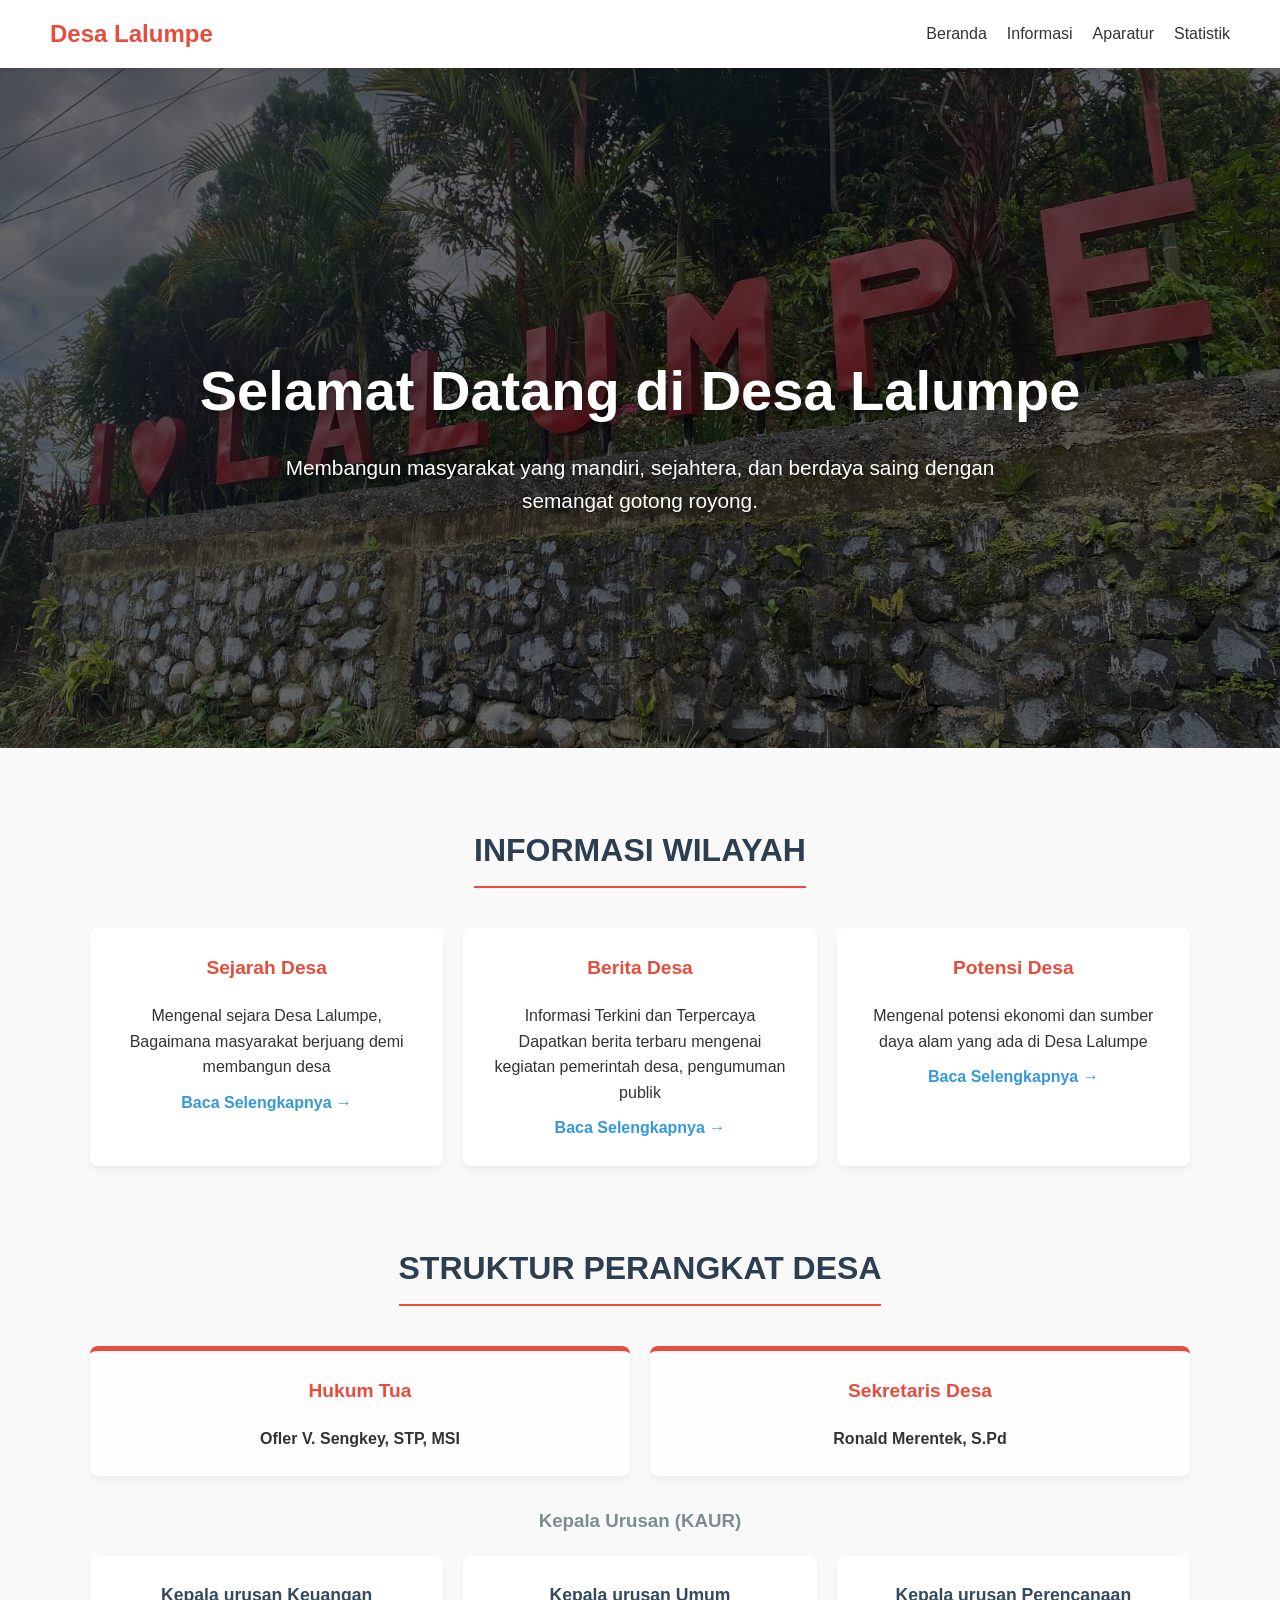
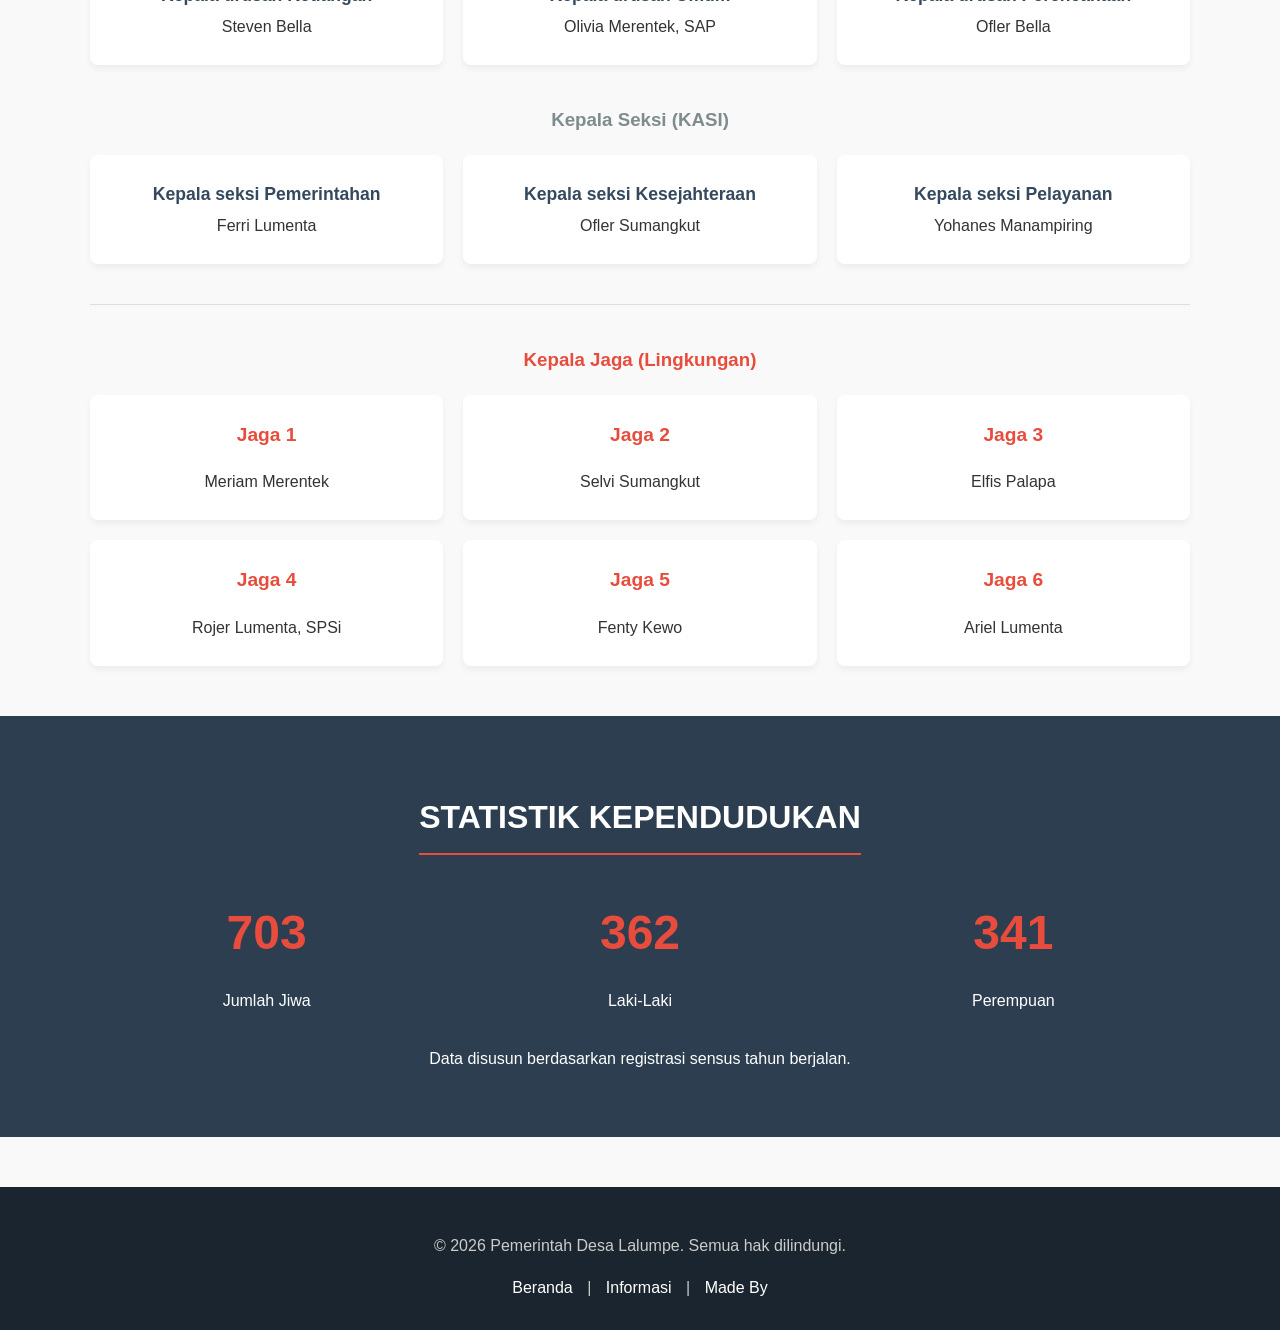
<file: index.html>
<!DOCTYPE html>
<html lang="id">
<head>
    <meta charset="UTF-8">
    <meta name="viewport" content="width=device-width, initial-scale=1.0">
    <title>Profil Desa Lalumpe</title>
    <link rel="stylesheet" href="style.css">
</head>
<body>
    <header>
        <div class="logo">Desa Lalumpe</div>
        
        <div class="menu-toggle" id="mobile-menu">
            <span class="bar"></span>
            <span class="bar"></span>
            <span class="bar"></span>
        </div>

        <nav class="nav-menu">
            <ul>
                <li><a href="#beranda">Beranda</a></li>
                <li><a href="#informasi">Informasi</a></li>
                <li><a href="#aparatur">Aparatur</a></li>
                <li><a href="#statistik">Statistik</a></li>
            </ul>
        </nav>
    </header>
    <section id="beranda" class="hero">
        <h1>Selamat Datang di Desa Lalumpe</h1>
        <p>Membangun masyarakat yang mandiri, sejahtera, dan berdaya saing dengan semangat gotong royong.</p>
    </section>

    <section id="informasi" class="container" style="text-align: center;">
        <h2 class="section-title">Informasi Wilayah</h2>
        <div class="grid" style="text-align: left;">
            <div class="card">
                <h3>Sejarah Desa</h3>
                <p>Mengenal sejara Desa Lalumpe, Bagaimana masyarakat berjuang demi membangun desa</p>
                <a href="sejarahdesa.html" class="read-more">Baca Selengkapnya →</a>
            </div>
            <div class="card">
                <h3>Berita Desa</h3>
                <p>Informasi Terkini dan Terpercaya
Dapatkan berita terbaru mengenai kegiatan pemerintah desa, pengumuman publik </p>
                <a href="beritadesa.html" class="read-more">Baca Selengkapnya →</a>
            </div>
            <div class="card">
                <h3>Potensi Desa</h3>
                <p>Mengenal potensi ekonomi dan sumber daya alam yang ada di Desa Lalumpe</p>
                <a href="potensidesa.html" class="read-more">Baca Selengkapnya →</a>
            </div>
        </div>
    </section>

    <section id="aparatur" class="container" style="text-align: center;">
        <h2 class="section-title">Struktur Perangkat Desa</h2>
        
        <div class="grid pimpinan-grid" style="margin-bottom: 30px;">
            <div class="card highlight-card">
                <h3>Hukum Tua</h3>
                <p><strong>Ofler V. Sengkey, STP, MSI</strong></p>
            </div>
            <div class="card highlight-card">
                <h3>Sekretaris Desa</h3>
                <p><strong>Ronald Merentek, S.Pd</strong></p>
            </div>
        </div>

        <h3 style="margin-bottom: 20px; color: #7f8c8d;">Kepala Urusan (KAUR)</h3>
        <div class="grid" style="margin-bottom: 40px;">
            <div class="card">
                <h4>Kepala urusan Keuangan</h4>
                <p>Steven Bella</p>
            </div>
            <div class="card">
                <h4>Kepala urusan Umum</h4>
                <p>Olivia Merentek, SAP</p>
            </div>
            <div class="card">
                <h4>Kepala urusan Perencanaan</h4>
                <p>Ofler Bella</p>
            </div>
        </div>

        <h3 style="margin-bottom: 20px; color: #7f8c8d;">Kepala Seksi (KASI)</h3>
        <div class="grid" style="margin-bottom: 40px;">
            <div class="card">
                <h4>Kepala seksi Pemerintahan</h4>
                <p>Ferri Lumenta</p>
            </div>
            <div class="card">
                <h4>Kepala seksi Kesejahteraan</h4>
                <p>Ofler Sumangkut</p>
            </div>
            <div class="card">
                <h4>Kepala seksi Pelayanan</h4>
                <p>Yohanes Manampiring</p>
            </div>
        </div>

        <hr style="border: 0; border-top: 1px solid #ddd; margin-bottom: 40px;">

        <h3 style="margin-bottom: 20px; color: #e74c3c;">Kepala Jaga (Lingkungan)</h3>
        <div class="grid">
            <div class="card">
                <h3>Jaga 1</h3>
                <p>Meriam Merentek</p>
            </div>
            <div class="card">
                <h3>Jaga 2</h3>
                <p>Selvi Sumangkut</p>
            </div>
            <div class="card">
                <h3>Jaga 3</h3>
                <p>Elfis Palapa</p>
            </div>
            <div class="card">
                <h3>Jaga 4</h3>
                <p>Rojer Lumenta, SPSi</p>
            </div>
            <div class="card">
                <h3>Jaga 5</h3>
                <p>Fenty Kewo</p>
            </div>
            <div class="card">
                <h3>Jaga 6</h3>
                <p>Ariel Lumenta</p>
            </div>
        </div>
    </section>
    
    <section id="statistik" class="stats">
        <h2 class="section-title" style="color: white;">Statistik Kependudukan</h2>
        <div class="grid">
            <div class="stat-item">
                <h2>703</h2>
                <p>Jumlah Jiwa</p>
            </div>
            <div class="stat-item">
                <h2>362</h2>
                <p>Laki-Laki</p>
            </div>
            <div class="stat-item">
                <h2>341</h2>
                <p>Perempuan</p>
            </div>
        </div>
        <p class="stats-note">Data disusun berdasarkan registrasi sensus tahun berjalan.</p>
    </section>

    <footer>
        <p>&copy; 2026 Pemerintah Desa Lalumpe. Semua hak dilindungi.</p>
        <div class="footer-links">
            <a href="#beranda">Beranda</a> | 
            <a href="#informasi">Informasi</a> | 
            <a href="madeby.html">Made By</a>
        </div>
    </footer>
<script>
        const mobileMenu = document.getElementById('mobile-menu');
        const navMenu = document.querySelector('.nav-menu');

        // Fungsi untuk membuka/menutup menu saat hamburger diklik
        mobileMenu.addEventListener('click', () => {
            navMenu.classList.toggle('active');
        });

        // Opsional: Menutup menu otomatis jika salah satu link diklik (bagus untuk mobile)
        document.querySelectorAll('.nav-menu a').forEach(link => {
            link.addEventListener('click', () => {
                navMenu.classList.remove('active');
            });
        });
    </script>
</body>
</html>
</file>
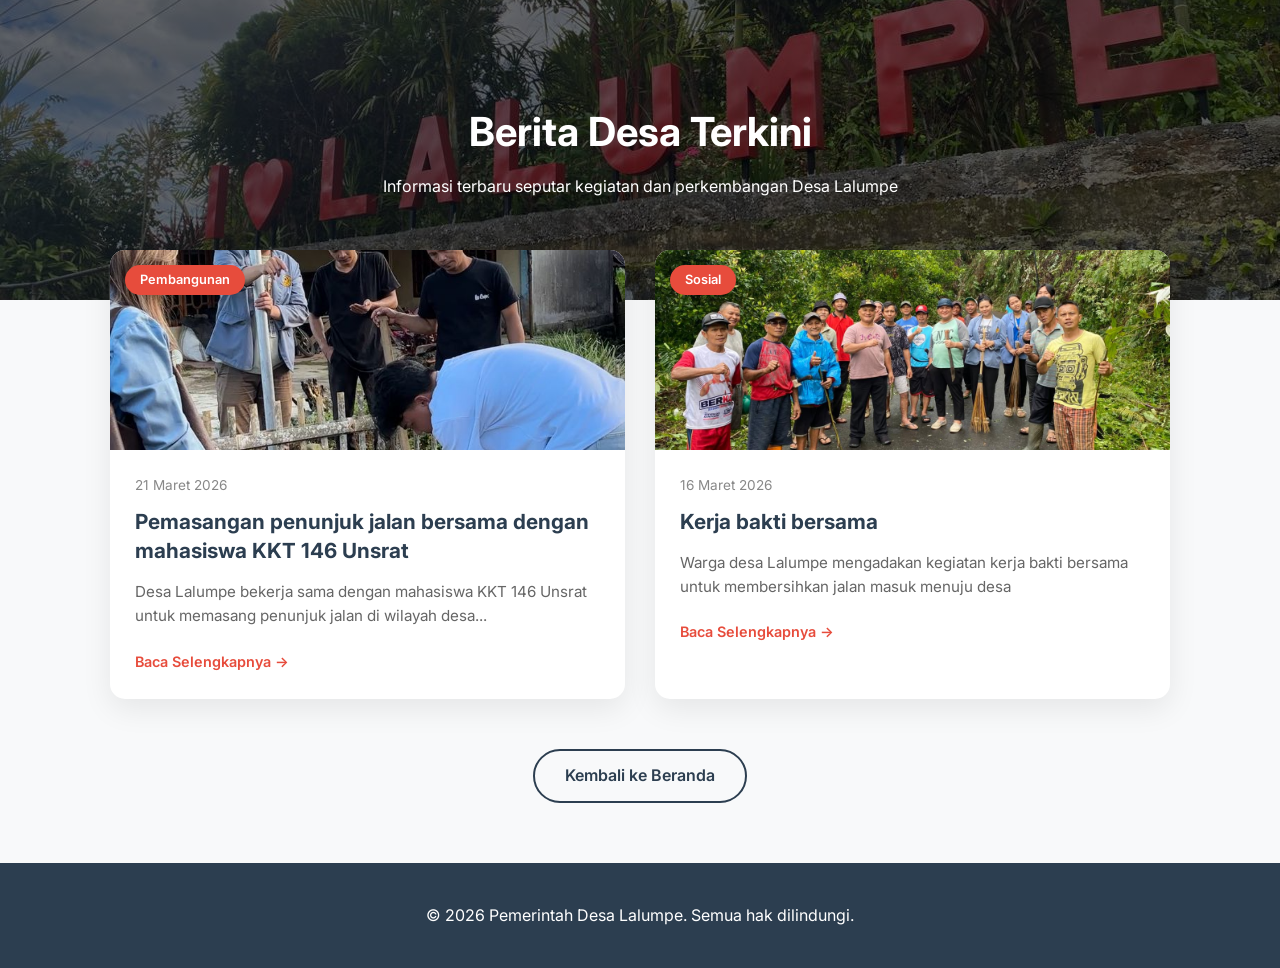
<file: beritadesa.html>
<!DOCTYPE html>
<html lang="id">
<head>
    <meta charset="UTF-8">
    <meta name="viewport" content="width=device-width, initial-scale=1.0">
    <title>Berita Terkini - Desa Lalumpe</title>
    <link rel="stylesheet" href="beritadesa.css">
    <link href="https://fonts.googleapis.com/css2?family=Inter:wght@300;400;600;700&display=swap" rel="stylesheet">
</head>
<body>

    <section class="hero-small">
        <div class="hero-overlay">
            <h1>Berita Desa Terkini</h1>
            <p>Informasi terbaru seputar kegiatan dan perkembangan Desa Lalumpe</p>
        </div>
    </section>

    <main class="container">
        <div class="news-grid">
            <article class="news-card">
                <div class="news-img-wrapper">
                    <img src="img/pj.jpg" alt="Kegiatan Desa">
                    <span class="category">Pembangunan</span>
                </div>
                <div class="news-body">
                    <span class="date">21 Maret 2026</span>
                    <h3>Pemasangan penunjuk jalan bersama dengan mahasiswa KKT 146 Unsrat</h3>
                    <p>Desa Lalumpe bekerja sama dengan mahasiswa KKT 146 Unsrat untuk memasang penunjuk jalan di wilayah desa...</p>
                    <a href="berita1.html" class="read-more">Baca Selengkapnya →</a>
                </div>
            </article>

            <article class="news-card">
                <div class="news-img-wrapper">
                    <img src="img/kerjabakti2.jpg   " alt="Rapat Desa">
                    <span class="category">Sosial</span>
                </div>
                <div class="news-body">
                    <span class="date">16 Maret 2026</span>
                    <h3>Kerja bakti bersama</h3>
                    <p>Warga desa Lalumpe mengadakan kegiatan kerja bakti bersama untuk membersihkan jalan masuk menuju desa </p>
                    <a href="berita2.html" class="read-more">Baca Selengkapnya →</a>
                </div>
            </article>
        </div>
        
        <div class="back-home">
            <a href="index.html" class="btn-outline">Kembali ke Beranda</a>
        </div>
    </main>

    <footer>
        <p>&copy; 2026 Pemerintah Desa Lalumpe. Semua hak dilindungi.</p>
    </footer>

</body>
</html>
</file>
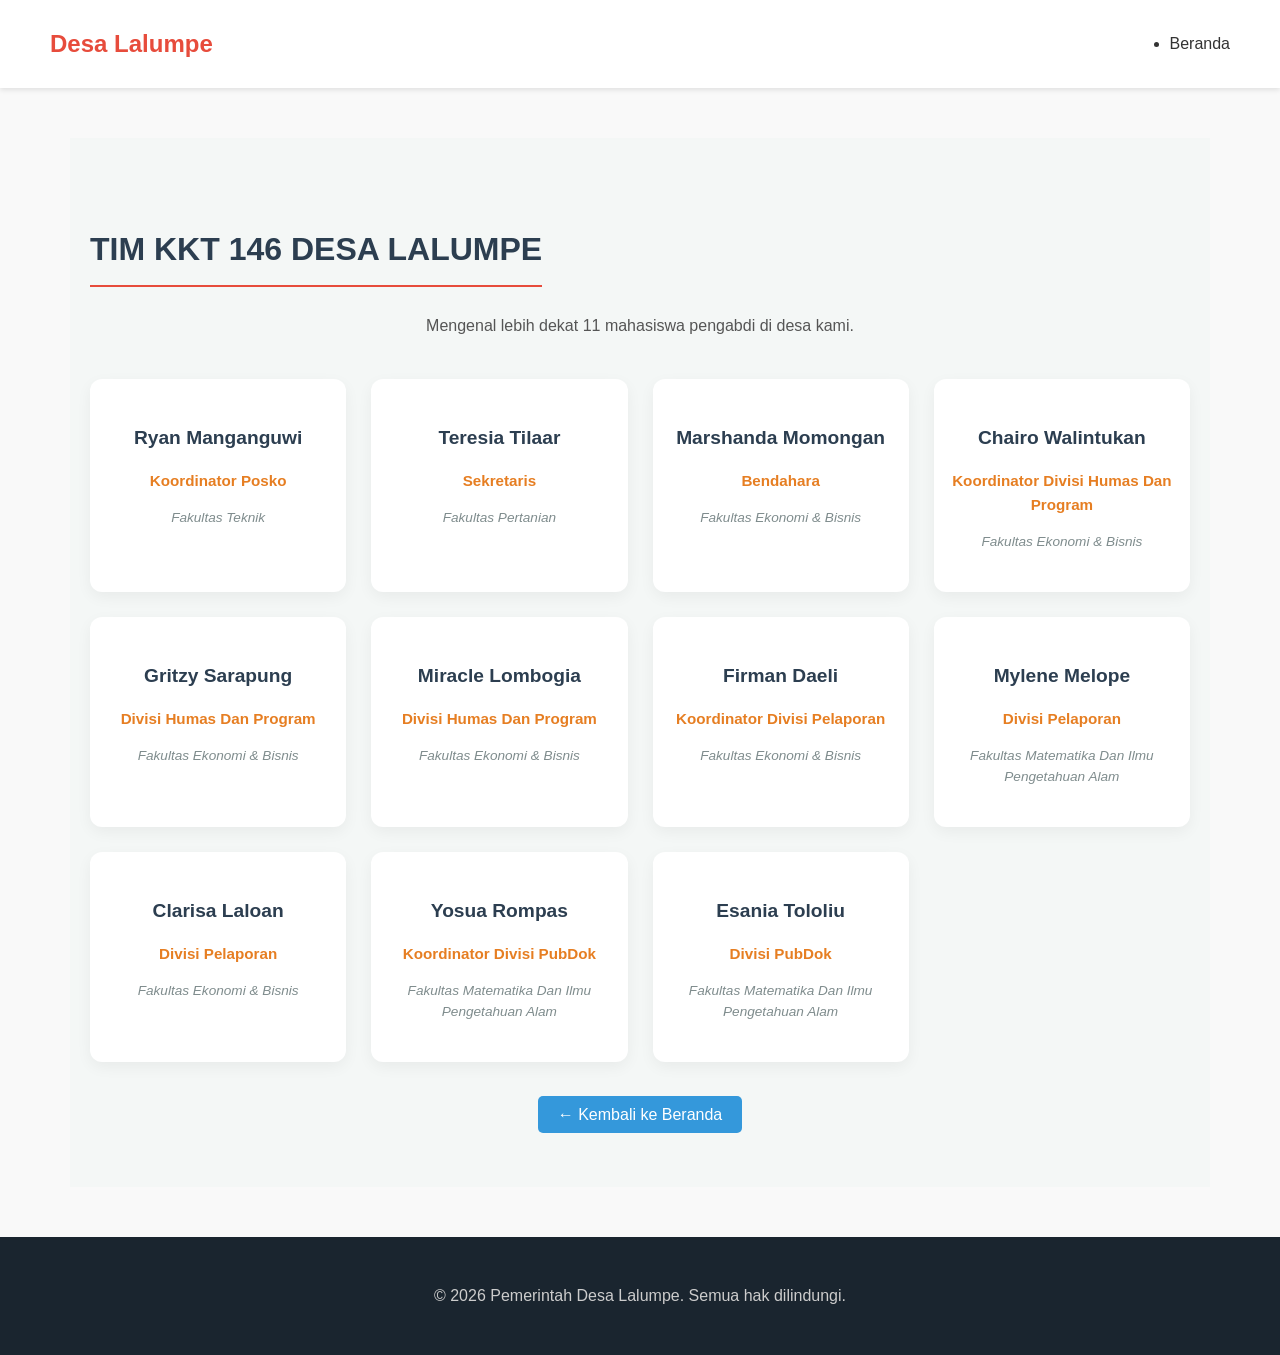
<file: madeby.html>
<!DOCTYPE html>
<html lang="id">
<head>
    <meta charset="UTF-8">
    <meta name="viewport" content="width=device-width, initial-scale=1.0">
    <title>Peserta KKT - Desa Lalumpe</title>
    
    <link rel="stylesheet" href="style.css">
    
    <link rel="stylesheet" href="madeby.css">
</head>
<body>

    <header>
        <div class="logo">Desa Lalumpe</div>
        <nav>
            <ul>
                <li><a href="index.html#beranda">Beranda</a></li>
            </ul>
        </nav>
    </header>

    <section class="container kkt-section">
        <h2 class="section-title" style="text-align: center; margin-bottom: 10px;">Tim KKT 146 Desa Lalumpe</h2>
        <p style="text-align: center; margin-bottom: 40px; color: #555;">Mengenal lebih dekat 11 mahasiswa pengabdi di desa kami.</p>

        <div class="kkt-grid">
            <div class="kkt-card">
                <h3 class="kkt-name">Ryan Manganguwi</h3>
                <p class="kkt-role">Koordinator Posko</p>
                <p class="kkt-major">Fakultas Teknik</p>
            </div>

            <div class="kkt-card">
                <h3 class="kkt-name">Teresia Tilaar</h3>
                <p class="kkt-role">Sekretaris</p>
                <p class="kkt-major">Fakultas Pertanian</p>
            </div>

            <div class="kkt-card">
                <h3 class="kkt-name">Marshanda Momongan</h3>
                <p class="kkt-role">Bendahara</p>
                <p class="kkt-major">Fakultas Ekonomi & Bisnis</p>
            </div>

            <div class="kkt-card">
                <h3 class="kkt-name">Chairo Walintukan</h3>
                <p class="kkt-role">Koordinator Divisi Humas Dan Program</p>
                <p class="kkt-major">Fakultas Ekonomi & Bisnis</p>
            </div>

            <div class="kkt-card">
                <h3 class="kkt-name">Gritzy Sarapung</h3>
                <p class="kkt-role">Divisi Humas Dan Program</p>
                <p class="kkt-major">Fakultas Ekonomi & Bisnis</p>
            </div>

            <div class="kkt-card">
                <h3 class="kkt-name">Miracle Lombogia</h3>
                <p class="kkt-role">Divisi Humas Dan Program</p>
                <p class="kkt-major">Fakultas Ekonomi & Bisnis</p>
            </div>

            <div class="kkt-card">
                <h3 class="kkt-name">Firman Daeli</h3>
                <p class="kkt-role">Koordinator Divisi Pelaporan</p>
                <p class="kkt-major">Fakultas Ekonomi & Bisnis</p>
            </div>

            <div class="kkt-card">
                <h3 class="kkt-name">Mylene Melope</h3>
                <p class="kkt-role">Divisi Pelaporan</p>
                <p class="kkt-major">Fakultas Matematika Dan Ilmu Pengetahuan Alam</p>
            </div>

            <div class="kkt-card">
                <h3 class="kkt-name">Clarisa Laloan</h3>
                <p class="kkt-role">Divisi Pelaporan</p>
                <p class="kkt-major">Fakultas Ekonomi & Bisnis</p>
            </div>

            <div class="kkt-card">
                <h3 class="kkt-name">Yosua Rompas</h3>
                <p class="kkt-role">Koordinator Divisi PubDok</p>
                <p class="kkt-major">Fakultas Matematika Dan Ilmu Pengetahuan Alam</p>
            </div>

            <div class="kkt-card">
                <h3 class="kkt-name">Esania Tololiu</h3>
                <p class="kkt-role">Divisi PubDok</p>
                <p class="kkt-major">Fakultas Matematika Dan Ilmu Pengetahuan Alam</p>
            </div>

        </div>
        
        <div style="text-align: center; margin-top: 40px;">
            <a href="index.html" class="btn-back" style="padding: 10px 20px; background-color: #3498db; color: white; text-decoration: none; border-radius: 5px;">← Kembali ke Beranda</a>
        </div>
    </section>

    <footer>
        <p>&copy; 2026 Pemerintah Desa Lalumpe. Semua hak dilindungi.</p>
    </footer>

</body>
</html>
</file>
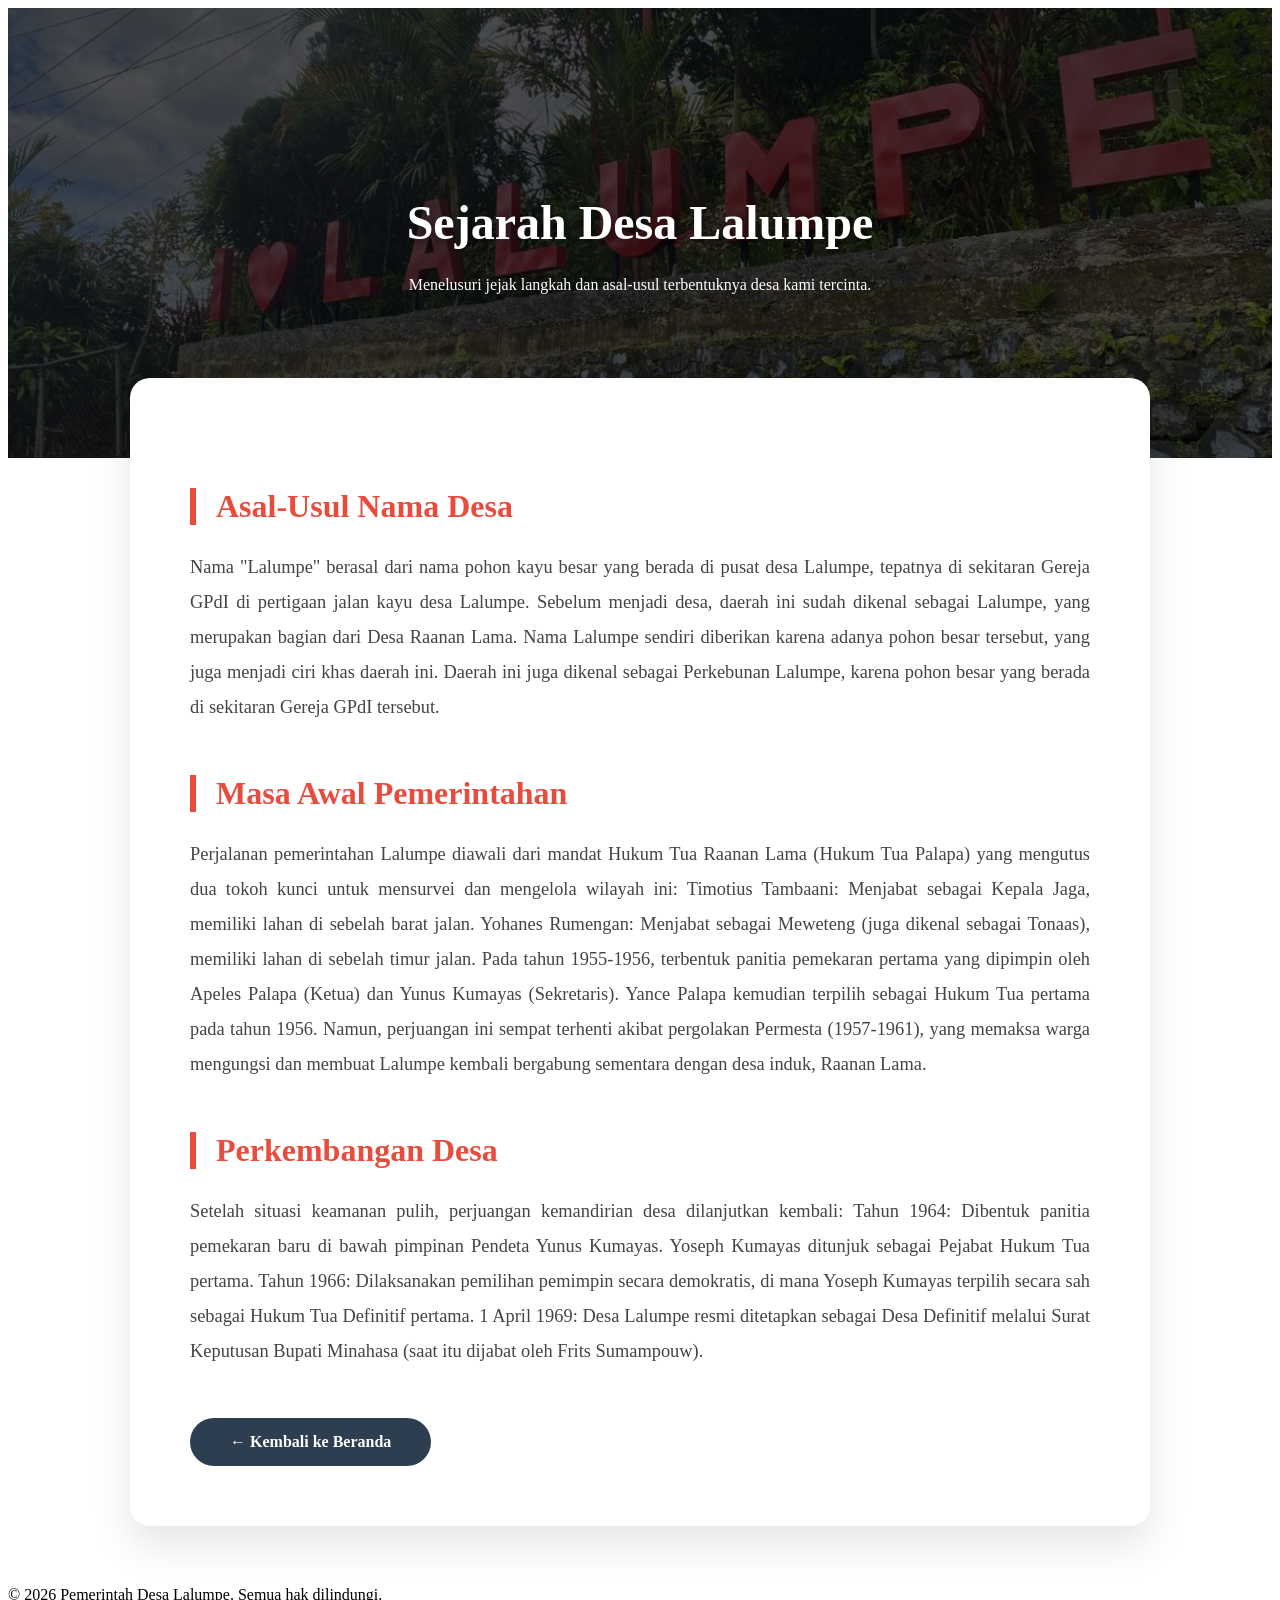
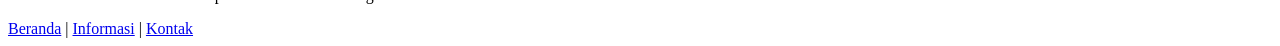
<file: sejarahdesa.html>
<!DOCTYPE html>
<html lang="id">
<head>
    <meta charset="UTF-8">
    <meta name="viewport" content="width=device-width, initial-scale=1.0">
    <title>Sejarah Desa Lalumpe</title>
    <link rel="stylesheet" href="sejarahdesa.css">
</head>
<body>

    <section class="hero page-hero">
        <h1>Sejarah Desa Lalumpe</h1>
        <p>Menelusuri jejak langkah dan asal-usul terbentuknya desa kami tercinta.</p>
    </section>

    <section class="container content-section">
        <div class="history-content">
            
            <h2>Asal-Usul Nama Desa</h2>
            <p>Nama "Lalumpe" berasal dari nama pohon kayu besar yang berada di pusat desa Lalumpe, tepatnya di sekitaran Gereja GPdI di pertigaan jalan kayu desa Lalumpe. Sebelum menjadi desa, daerah ini sudah dikenal sebagai Lalumpe, yang merupakan bagian dari Desa Raanan Lama. Nama Lalumpe sendiri diberikan karena adanya pohon besar tersebut, yang juga menjadi ciri khas daerah ini. Daerah ini juga dikenal sebagai Perkebunan Lalumpe, karena pohon besar yang berada di sekitaran Gereja GPdI tersebut. </p>

            <h2>Masa Awal Pemerintahan</h2>
            <p>Perjalanan pemerintahan Lalumpe diawali dari mandat Hukum Tua Raanan Lama (Hukum Tua Palapa) yang mengutus dua tokoh kunci untuk mensurvei dan mengelola wilayah ini:
Timotius Tambaani: Menjabat sebagai Kepala Jaga, memiliki lahan di sebelah barat jalan.
Yohanes Rumengan: Menjabat sebagai Meweteng (juga dikenal sebagai Tonaas), memiliki lahan di sebelah timur jalan.
Pada tahun 1955-1956, terbentuk panitia pemekaran pertama yang dipimpin oleh Apeles Palapa (Ketua) dan Yunus Kumayas (Sekretaris). Yance Palapa kemudian terpilih sebagai Hukum Tua pertama pada tahun 1956. Namun, perjuangan ini sempat terhenti akibat pergolakan Permesta (1957-1961), yang memaksa warga mengungsi dan membuat Lalumpe kembali bergabung sementara dengan desa induk, Raanan Lama.</p>

            <h2>Perkembangan Desa</h2>
            <p>Setelah situasi keamanan pulih, perjuangan kemandirian desa dilanjutkan kembali:   
Tahun 1964: Dibentuk panitia pemekaran baru di bawah pimpinan Pendeta Yunus Kumayas. Yoseph Kumayas ditunjuk sebagai Pejabat Hukum Tua pertama.
Tahun 1966: Dilaksanakan pemilihan pemimpin secara demokratis, di mana Yoseph Kumayas terpilih secara sah sebagai Hukum Tua Definitif pertama.
1 April 1969: Desa Lalumpe resmi ditetapkan sebagai Desa Definitif melalui Surat Keputusan Bupati Minahasa (saat itu dijabat oleh Frits Sumampouw).</p>

            <a href="index.html" class="btn-back">← Kembali ke Beranda</a>
        </div>
    </section>

    <footer>
        <p>&copy; 2026 Pemerintah Desa Lalumpe. Semua hak dilindungi.</p>
        <div class="footer-links">
            <a href="index.html#beranda">Beranda</a> | 
            <a href="index.html#informasi">Informasi</a> | 
            <a href="index.html#aparatur">Kontak</a>
        </div>
    </footer>

</body>
</html>
</file>
<file: style.css>
/* Gaya Dasar */
body { 
    font-family: 'Segoe UI', Tahoma, Geneva, Verdana, sans-serif; 
    margin: 0; 
    padding: 0; 
    color: #333; 
    line-height: 1.6; 
    background-color: #f9f9f9; 
    overflow-x: hidden; /* Mencegah scroll menyamping */
}
a { 
    text-decoration: none; 
    color: inherit; 
}
h1, h2, h3, h4 { 
    color: #2c3e50; 
}

/* =========================================
   NAVIGASI (DESKTOP & DASAR)
   ========================================= */
header { 
    background-color: #fff; 
    padding: 15px 50px; 
    display: flex; 
    justify-content: space-between; 
    align-items: center; 
    box-shadow: 0 2px 5px rgba(0,0,0,0.1); 
    position: sticky; 
    top: 0; 
    z-index: 1000; 
}
.logo { 
    font-size: 24px; 
    font-weight: bold; 
    color: #e74c3c; 
}
.nav-menu ul { 
    list-style: none; 
    margin: 0; 
    padding: 0; 
    display: flex; 
    gap: 20px; 
}
.nav-menu a {
    font-weight: 500;
    transition: color 0.3s;
}
.nav-menu a:hover { 
    color: #e74c3c; 
}

/* Sembunyikan tombol hamburger di layar besar (Laptop/PC) */
.menu-toggle {
    display: none;
    flex-direction: column;
    cursor: pointer;
}
.menu-toggle .bar {
    height: 3px;
    width: 25px;
    background-color: #2c3e50;
    margin: 4px 0;
    transition: 0.3s ease;
}

/* =========================================
   RESPONSIF KHUSUS NAVIGASI (MOBILE)
   ========================================= */
@media (max-width: 768px) {
    header {
        padding: 15px 20px; /* Kurangi padding di HP */
        flex-direction: row; /* Tetap sejajar kiri-kanan */
    }

    /* Tampilkan tombol Hamburger */
    .menu-toggle {
        display: flex; 
    }

    /* Modifikasi posisi menu agar bisa disembunyikan/ditampilkan */
    .nav-menu {
        position: absolute;
        top: 60px; /* Muncul tepat di bawah header */
        left: -100%; /* Sembunyikan di luar layar kiri */
        width: 100%;
        background-color: #fff;
        box-shadow: 0 4px 6px rgba(0,0,0,0.1);
        transition: left 0.3s ease; /* Animasi geser yang halus */
    }

    /* Class 'active' ini akan ditambahkan lewat JavaScript saat diklik */
    .nav-menu.active {
        left: 0; 
    }

    .nav-menu ul {
        flex-direction: column; /* Menu berjejer ke bawah */
        text-align: center;
        padding: 20px 0;
        gap: 15px;
    }
}
/* Hero Section */
.hero { 
    background: linear-gradient(rgba(0, 0, 0, 0.6), rgba(0, 0, 0, 0.6)), url('img/lalumpe2.jpg') center/cover no-repeat; 
    color: white; 
    text-align: center; 
    padding: 70px 20px; 
    display: flex;
    flex-direction: column;
    justify-content: center;
    align-items: center;
    min-height: 60vh; 
}

.hero h1 { 
    color: white; 
    font-size: 3.5em; 
    margin-bottom: 15px; 
    text-shadow: 2px 2px 10px rgba(0,0,0,0.5); 
}

.hero p { 
    font-size: 1.3em; 
    max-width: 800px; 
    margin: 0 auto; 
    text-shadow: 1px 1px 5px rgba(0,0,0,0.5);
}

/* Container Umum */
.container { 
    max-width: 1100px; 
    margin: 50px auto; 
    padding: 0 20px; 
}
.section-title { 
    text-align: center; 
    margin-bottom: 40px; 
    font-size: 2em; 
    text-transform: uppercase; 
    border-bottom: 2px solid #e74c3c; 
    display: inline-block; 
    padding-bottom: 10px; 
}

/* Grid Informasi (Kartu) */
.grid { 
    display: grid; 
    grid-template-columns: repeat(auto-fit, minmax(280px, 1fr)); 
    gap: 20px; 
}

/* Gaya Kartu Perangkat Desa & Umum */
.card { 
    background: #fff; 
    padding: 25px; 
    border-radius: 8px; 
    box-shadow: 0 4px 6px rgba(0,0,0,0.05); 
    transition: transform 0.3s; 
    text-align: center; 
    box-sizing: border-box; /* Memastikan padding tidak menambah lebar kartu */
}
.card:hover { 
    transform: translateY(-5px); 
}
.card h3 { 
    margin-top: 0; 
    color: #e74c3c; 
    font-size: 1.2em;
}
.card h4 {
    margin: 0 0 5px 0;
    color: #34495e;
    font-size: 1.1em;
}
.card p {
    margin: 0;
    font-weight: 500;
}
.read-more {
    color: #3498db; 
    font-weight: bold;
    margin-top: 10px;
    display: inline-block;
}

/* Statistik */
.stats { 
    background-color: #2c3e50; 
    color: white; 
    padding: 50px 20px; 
    text-align: center; 
}
.stats .grid { 
    max-width: 1100px; 
    margin: 0 auto; 
}
.stat-item h2 { 
    font-size: 3em; 
    margin: 0; 
    color: #e74c3c; 
}

/* Footer */
footer { 
    background-color: #1a252f; 
    color: #ccc; 
    text-align: center; 
    padding: 30px 20px; 
    margin-top: 50px; 
}
.footer-links a { 
    color: #fff; 
    margin: 0 10px; 
}

/* Tambahan Khusus Struktur Organisasi */
.pimpinan-grid {
    display: flex;
    flex-wrap: wrap;
    justify-content: center;
    gap: 20px;
}
.pimpinan-grid .card {
    min-width: 300px;
    flex: 1; /* Membuat kartu fleksibel */
}
.highlight-card {
    border-top: 5px solid #e74c3c;
    background-color: #fffdfd;
}

/* =========================================
   RESPONSIF - Tampilan Mobile (Skala Desktop)
   ========================================= */
@media (max-width: 768px) {
    /* --- Navigasi Mobile --- */
    header {
        padding: 10px 15px; 
        flex-direction: row; 
    }
    .menu-toggle { display: flex; }
    .nav-menu {
        position: absolute;
        top: 50px; 
        left: -100%; 
        width: 100%;
        background-color: #fff;
        box-shadow: 0 4px 6px rgba(0,0,0,0.1);
        transition: left 0.3s ease; 
    }
    .nav-menu.active { left: 0; }
    .nav-menu ul {
        flex-direction: column; 
        text-align: center;
        padding: 15px 0;
        gap: 15px;
    }

    /* --- Hero Section (Skala Diperkecil) --- */
    .hero { 
        padding: 30px 10px; 
        min-height: 35vh; 
    }
    .hero h1 { font-size: 1.8em; margin-bottom: 5px; }
    .hero p { font-size: 0.9em; }

    /* --- Container & Judul --- */
    .container { margin: 25px auto; padding: 0 10px; }
    .section-title { font-size: 1.3em; margin-bottom: 20px; }

    /* --- MEMAKSA GRID TETAP SEJAJAR SEPERTI DESKTOP --- */
    /* Informasi, KAUR, KASI, dan Jaga dipaksa menjadi 3 kolom */
    .grid { 
        grid-template-columns: repeat(3, 1fr); 
        gap: 8px; /* Jarak antar kartu dikecilkan */
    }

    /* Khusus Pimpinan (Hukum Tua & Sekdes) dipaksa 2 kolom */
    .pimpinan-grid {
        display: grid;
        grid-template-columns: repeat(2, 1fr);
        gap: 8px;
    }
    
    /* Menghapus batas lebar minimal agar bisa mengecil */
    .pimpinan-grid .card { min-width: 0; flex: none; }

    /* --- Skala Kartu dan Teks (Dikecilkan agar muat) --- */
    .card {
        padding: 10px 5px; /* Bantalan dalam kartu dikecilkan */
        border-radius: 5px;
    }
    .card h3 { font-size: 0.85em; }
    .card h4 { font-size: 0.75em; }
    .card p { font-size: 0.65em; line-height: 1.3; }
    .read-more { font-size: 0.65em; margin-top: 5px; }

    /* --- Statistik Tetap 3 Kolom --- */
    .stats { padding: 20px 10px; }
    .stat-item h2 { font-size: 1.6em; }
    .stat-item p { font-size: 0.75em; }

    /* --- Footer --- */
    footer { padding: 20px 10px; margin-top: 30px; font-size: 0.8em; }
}
</file>
<file: beritadesa.css>
/* Reset & Base Styles */
* {
    margin: 0;
    padding: 0;
    box-sizing: border-box;
}

body {
    font-family: 'Inter', sans-serif;
    line-height: 1.6;
    background-color: #f8f9fa;
    color: #333;
}

/* Header Styles */
header {
    background: #fff;
    padding: 15px 8%;
    display: flex;
    justify-content: space-between;
    align-items: center;
    box-shadow: 0 2px 10px rgba(0,0,0,0.05);
    position: sticky;
    top: 0;
    z-index: 1000;
}

.logo {
    font-size: 1.5rem;
    font-weight: 700;
    color: #2c3e50;
}

header nav ul {
    display: flex;
    list-style: none;
}

header nav ul li {
    margin-left: 25px;
}

header nav ul li a {
    text-decoration: none;
    color: #555;
    font-weight: 500;
    transition: 0.3s;
}

header nav ul li a.active, 
header nav ul li a:hover {
    color: #e74c3c;
}

/* Hero Section */
.hero-small {
    background: linear-gradient(rgba(0,0,0,0.6), rgba(0,0,0,0.6)), url('img/lalumpe1.jpg') center/cover;
    height: 300px;
    display: flex;
    align-items: center;
    justify-content: center;
    text-align: center;
    color: white;
}

.hero-small h1 {
    font-size: 2.5rem;
    margin-bottom: 10px;
}

/* News Grid */
.container {
    max-width: 1100px;
    margin: -50px auto 60px; /* Membuat konten sedikit naik menimpa hero */
    padding: 0 20px;
    position: relative;
    z-index: 5;
}

.news-grid {
    display: grid;
    grid-template-columns: repeat(auto-fit, minmax(320px, 1fr));
    gap: 30px;
}

/* News Card */
.news-card {
    background: #fff;
    border-radius: 15px;
    overflow: hidden;
    box-shadow: 0 10px 30px rgba(0,0,0,0.08);
    transition: transform 0.3s ease;
}

.news-card:hover {
    transform: translateY(-10px);
}

.news-img-wrapper {
    position: relative;
    height: 200px;
}

.news-img-wrapper img {
    width: 100%;
    height: 100%;
    object-fit: cover;
}

.category {
    position: absolute;
    top: 15px;
    left: 15px;
    background: #e74c3c;
    color: white;
    padding: 5px 15px;
    font-size: 0.8rem;
    border-radius: 20px;
    font-weight: 600;
}

.news-body {
    padding: 25px;
}

.date {
    font-size: 0.85rem;
    color: #888;
    display: block;
    margin-bottom: 10px;
}

.news-body h3 {
    margin-bottom: 15px;
    color: #2c3e50;
    font-size: 1.3rem;
    line-height: 1.4;
}

.news-body p {
    color: #666;
    font-size: 0.95rem;
    margin-bottom: 20px;
}

.read-more {
    color: #e74c3c;
    text-decoration: none;
    font-weight: 600;
    font-size: 0.9rem;
}

/* Buttons */
.back-home {
    text-align: center;
    margin-top: 50px;
}

.btn-outline {
    display: inline-block;
    padding: 12px 30px;
    border: 2px solid #2c3e50;
    color: #2c3e50;
    text-decoration: none;
    border-radius: 50px;
    font-weight: 600;
    transition: 0.3s;
}

.btn-outline:hover {
    background: #2c3e50;
    color: white;
}

/* Footer */
footer {
    background: #2c3e50;
    color: white;
    text-align: center;
    padding: 40px 0;
}

/* Mobile Responsive */
@media (max-width: 768px) {
    header {
        flex-direction: column;
        gap: 15px;
    }
    header nav ul li {
        margin: 0 10px;
    }
    .hero-small h1 {
        font-size: 1.8rem;
    }
}
</file>
<file: madeby.css>
/* --- CSS Khusus Tim KKT --- */
.kkt-section {
    padding: 60px 20px;
    background-color: #f4f7f6; /* Warna background lembut */
}

.kkt-grid {
    display: grid;
    /* Ini rahasianya agar responsif: otomatis menyesuaikan kolom dengan lebar minimal 220px */
    grid-template-columns: repeat(auto-fit, minmax(220px, 1fr));
    gap: 25px;
    max-width: 1100px;
    margin: 0 auto;
}

.kkt-card {
    background-color: #ffffff;
    padding: 25px 15px;
    border-radius: 12px;
    box-shadow: 0 5px 15px rgba(0,0,0,0.05);
    text-align: center;
    transition: transform 0.3s ease, box-shadow 0.3s ease;
}

/* Efek saat kartu disentuh/di-hover mouse */
.kkt-card:hover {
    transform: translateY(-8px);
    box-shadow: 0 10px 20px rgba(0,0,0,0.15);
}

.kkt-img {
    width: 100px;
    height: 100px;
    border-radius: 50%;
    object-fit: cover;
    border: 3px solid #3498db; /* Warna bingkai foto */
    margin-bottom: 15px;
}

.kkt-name {
    font-size: 1.2rem;
    color: #2c3e50;
    margin-bottom: 5px;
}

.kkt-role {
    font-size: 0.95rem;
    font-weight: bold;
    color: #e67e22; /* Warna teks jabatan */
    margin-bottom: 5px;
}

.kkt-major {
    font-size: 0.85rem;
    color: #7f8c8d;
    font-style: italic;
}
</file>
<file: sejarahdesa.css>
/* ============================================================
   PERBAIKAN KHUSUS HALAMAN SEJARAH (sejarahdesa.html) 
   ============================================================ */

/* 1. Reset Header agar Konsisten dengan Index */
header {
    background-color: #fff;
    padding: 15px 50px;
    display: flex; /* Mengaktifkan baris horizontal */
    justify-content: space-between; /* Logo kiri, Menu kanan */
    align-items: center;
    box-shadow: 0 2px 10px rgba(0,0,0,0.1);
    position: sticky;
    top: 0;
    z-index: 1000;
}

/* 2. Hero Halaman Sejarah (Tampilan Banner) */
.page-hero {
    min-height: 50vh !important;
    background: linear-gradient(rgba(0, 0, 0, 0.7), rgba(0, 0, 0, 0.7)), url('img/lalumpe1.jpg') center/cover no-repeat;
    display: flex;
    flex-direction: column;
    justify-content: center;
    align-items: center;
    text-align: center;
    color: white;
    padding: 0 20px;
}

.page-hero h1 {
    color: white;
    font-size: 3em;
    text-shadow: 2px 2px 10px rgba(0,0,0,0.5);
    margin-bottom: 10px;
}

/* 3. Kotak Konten Sejarah (Floating Box) */
.history-content {
    background: white;
    max-width: 900px; /* MEMBATASI LEBAR AGAR RAPI */
    margin: -80px auto 60px auto; /* Membuat kotak naik menimpa banner & rata tengah */
    padding: 60px; /* Memberi ruang di dalam kotak agar teks tidak menempel ke pinggir */
    border-radius: 20px;
    box-shadow: 0 20px 40px rgba(0,0,0,0.1);
    position: relative;
    z-index: 10;
}

/* 4. Tipografi Sejarah */
.history-content h2 {
    color: #e74c3c;
    border-left: 6px solid #e74c3c;
    padding-left: 20px;
    margin-top: 50px;
    margin-bottom: 25px;
    font-size: 2em;
}

.history-content p {
    font-size: 1.15em;
    color: #444;
    text-align: justify; /* Membuat teks rata kiri-kanan seperti buku */
    line-height: 1.9; /* Memberi jarak antar baris agar nyaman dibaca */
    margin-bottom: 30px;
}

/* 5. Highlight Nama Tokoh & Tahun */
.history-content strong {
    color: #e74c3c;
    background: #fff5f5;
    padding: 2px 8px;
    border-radius: 4px;
    font-weight: 700;
}

/* 6. Tombol Kembali yang Unik */
.btn-back {
    display: inline-block;
    margin-top: 20px;
    padding: 15px 40px;
    background: #2c3e50;
    color: white !important;
    border-radius: 50px;
    text-decoration: none;
    font-weight: bold;
    transition: all 0.4s ease;
}

.btn-back:hover {
    background: #e74c3c;
    transform: translateX(-15px); /* Efek bergeser saat kursor menempel */
    box-shadow: 0 10px 20px rgba(231, 76, 60, 0.3);
}

/* --- Perbaikan untuk Tampilan HP --- */
@media (max-width: 768px) {
    header {
        padding: 15px 20px;
        flex-direction: column; /* Menu turun ke bawah di HP */
    }
    
    .history-content {
        padding: 30px 20px;
        margin: -40px 15px 40px 15px; /* Memberi jarak aman di layar sempit */
    }
    
    .history-content h2 {
        font-size: 1.6em;
    }

    .page-hero h1 {
        font-size: 2.2em;
    }
}
</file>
